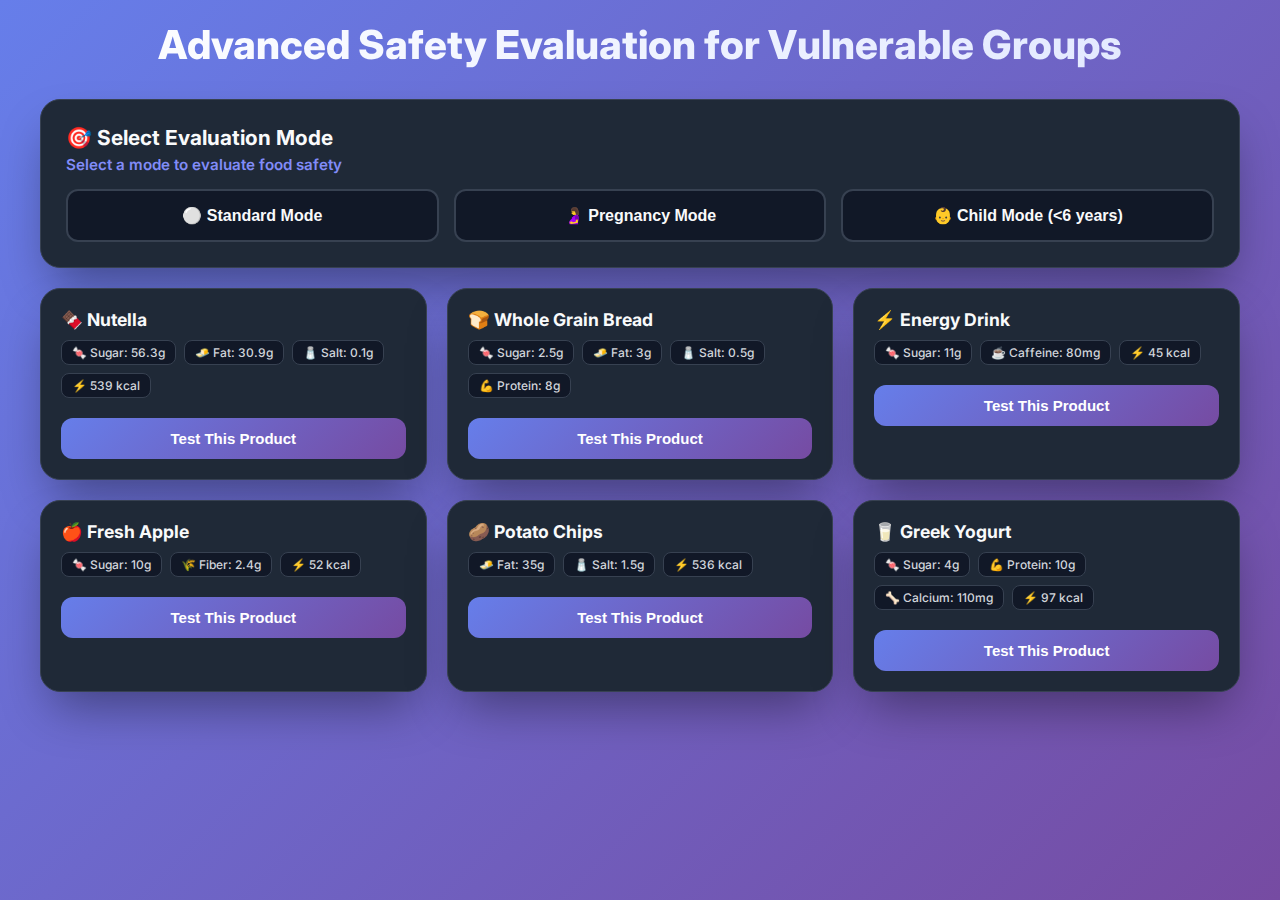
<file: Child.html>
<!DOCTYPE html>
<html lang="en">
<head>
    <meta charset="UTF-8">
    <meta name="viewport" content="width=device-width, initial-scale=1.0">
    <title>Population Nutrition System - FoodScan Pro</title>
    <link href="https://fonts.googleapis.com/css2?family=Inter:wght@300;400;500;600;700;800;900&display=swap" rel="stylesheet">
    <style>
        :root {
            /* Primary Colors */
            --primary: #6366f1;
            --primary-dark: #4f46e5;
            --primary-light: #818cf8;
            --secondary: #ec4899;
            --accent: #8b5cf6;
            
            /* Status Colors */
            --success: #10b981;
            --success-light: #34d399;
            --warning: #f59e0b;
            --warning-light: #fbbf24;
            --danger: #ef4444;
            --danger-light: #f87171;
            --info: #3b82f6;
            
            /* Gradients */
            --gradient-primary: linear-gradient(135deg, #667eea 0%, #764ba2 100%);
            --gradient-success: linear-gradient(135deg, #10b981 0%, #059669 100%);
            --gradient-warning: linear-gradient(135deg, #f59e0b 0%, #d97706 100%);
            --gradient-danger: linear-gradient(135deg, #ef4444 0%, #dc2626 100%);
            --gradient-purple: linear-gradient(135deg, #8b5cf6 0%, #7c3aed 100%);
            
            /* Dark Theme */
            --bg-primary: #1f2937;
            --bg-secondary: #111827;
            --bg-tertiary: #0f172a;
            --text-primary: #f9fafb;
            --text-secondary: #d1d5db;
            --text-tertiary: #9ca3af;
            --border-color: #374151;
            --shadow-color: rgba(0, 0, 0, 0.5);
            
            /* Shadows */
            --shadow-sm: 0 1px 2px 0 rgba(0, 0, 0, 0.05);
            --shadow: 0 4px 6px -1px var(--shadow-color);
            --shadow-md: 0 10px 15px -3px var(--shadow-color);
            --shadow-lg: 0 20px 25px -5px var(--shadow-color);
            --shadow-xl: 0 25px 50px -12px rgba(0, 0, 0, 0.4);
            
            /* Border Radius */
            --radius-sm: 8px;
            --radius: 12px;
            --radius-md: 16px;
            --radius-lg: 20px;
            --radius-xl: 24px;
            --radius-full: 9999px;
            
            /* Transitions */
            --transition-fast: 150ms cubic-bezier(0.4, 0, 0.2, 1);
            --transition-base: 300ms cubic-bezier(0.4, 0, 0.2, 1);
            --transition-slow: 500ms cubic-bezier(0.4, 0, 0.2, 1);
        }

        * {
            margin: 0;
            padding: 0;
            box-sizing: border-box;
        }

        body {
            font-family: 'Inter', -apple-system, BlinkMacSystemFont, 'Segoe UI', sans-serif;
            background: var(--gradient-primary);
            min-height: 100vh;
            padding: 20px;
            color: var(--text-primary);
        }

        .container {
            max-width: 1200px;
            margin: 0 auto;
        }

        .header {
            text-align: center;
            color: white;
            margin-bottom: 30px;
        }

        .header h1 {
            font-size: 2.5em;
            margin-bottom: 10px;
            font-weight: 800;
            background: linear-gradient(135deg, #fff 0%, #e0e7ff 100%);
            -webkit-background-clip: text;
            -webkit-text-fill-color: transparent;
            background-clip: text;
        }

        .header p {
            font-size: 1.1em;
            opacity: 0.95;
            font-weight: 500;
        }

        .mode-selector {
            background: var(--bg-primary);
            border-radius: var(--radius-lg);
            padding: 25px;
            margin-bottom: 20px;
            box-shadow: var(--shadow-xl);
            border: 1px solid var(--border-color);
        }

        .mode-selector h2 {
            color: var(--text-primary);
            margin-bottom: 5px;
            font-size: 1.3em;
            font-weight: 700;
        }

        .mode-selector p {
            color: var(--text-secondary);
            margin-bottom: 15px;
            font-size: 0.95em;
        }

        #modeText {
            color: var(--primary-light);
            font-weight: 600;
        }

        .mode-buttons {
            display: flex;
            gap: 15px;
            margin-top: 15px;
            flex-wrap: wrap;
        }

        .mode-btn {
            flex: 1;
            min-width: 200px;
            padding: 15px 20px;
            border: 2px solid var(--border-color);
            background: var(--bg-secondary);
            border-radius: var(--radius);
            cursor: pointer;
            font-size: 16px;
            font-weight: 600;
            color: var(--text-primary);
            transition: all var(--transition-base);
            position: relative;
            overflow: hidden;
        }

        .mode-btn::before {
            content: '';
            position: absolute;
            top: 0;
            left: -100%;
            width: 100%;
            height: 100%;
            background: linear-gradient(90deg, transparent, rgba(255,255,255,0.1), transparent);
            transition: left var(--transition-slow);
        }

        .mode-btn:hover {
            transform: translateY(-2px);
            box-shadow: var(--shadow-lg);
            border-color: var(--primary);
        }

        .mode-btn:hover::before {
            left: 100%;
        }

        .mode-btn.active {
            background: var(--gradient-primary);
            color: white;
            border-color: var(--primary);
            box-shadow: var(--shadow-lg);
        }

        .test-products {
            display: grid;
            grid-template-columns: repeat(auto-fit, minmax(300px, 1fr));
            gap: 20px;
            margin-bottom: 20px;
        }

        .product-card {
            background: var(--bg-primary);
            border-radius: var(--radius-lg);
            padding: 20px;
            box-shadow: var(--shadow-xl);
            border: 1px solid var(--border-color);
            cursor: pointer;
            transition: all var(--transition-base);
            position: relative;
            overflow: hidden;
        }

        .product-card::before {
            content: '';
            position: absolute;
            top: 0;
            left: 0;
            right: 0;
            height: 4px;
            background: var(--gradient-primary);
            transform: scaleX(0);
            transition: transform var(--transition-base);
        }

        .product-card:hover {
            transform: translateY(-5px);
            box-shadow: var(--shadow-xl);
            border-color: var(--primary);
        }

        .product-card:hover::before {
            transform: scaleX(1);
        }

        .product-card h3 {
            color: var(--text-primary);
            margin-bottom: 10px;
            display: flex;
            align-items: center;
            gap: 10px;
            font-weight: 700;
            font-size: 1.1em;
        }

        .nutrition-info {
            font-size: 12px;
            color: var(--text-secondary);
            margin: 10px 0;
            display: flex;
            flex-wrap: wrap;
            gap: 8px;
        }

        .nutrition-info span {
            padding: 4px 10px;
            background: var(--bg-secondary);
            border-radius: var(--radius-sm);
            border: 1px solid var(--border-color);
            font-weight: 500;
        }

        .test-btn {
            width: 100%;
            padding: 12px;
            background: var(--gradient-primary);
            color: white;
            border: none;
            border-radius: var(--radius);
            font-weight: 600;
            cursor: pointer;
            margin-top: 10px;
            transition: all var(--transition-base);
            font-size: 15px;
        }

        .test-btn:hover {
            transform: translateY(-1px);
            box-shadow: var(--shadow-lg);
        }

        .test-btn:active {
            transform: translateY(0);
        }

        .result-container {
            background: var(--bg-primary);
            border-radius: var(--radius-lg);
            padding: 30px;
            box-shadow: var(--shadow-xl);
            border: 1px solid var(--border-color);
            display: none;
        }

        .result-container.active {
            display: block;
            animation: slideIn 0.4s cubic-bezier(0.34, 1.56, 0.64, 1);
        }

        @keyframes slideIn {
            from {
                opacity: 0;
                transform: translateY(30px) scale(0.95);
            }
            to {
                opacity: 1;
                transform: translateY(0) scale(1);
            }
        }

        .result-header {
            display: flex;
            align-items: center;
            gap: 20px;
            margin-bottom: 25px;
            padding-bottom: 20px;
            border-bottom: 2px solid var(--border-color);
        }

        .result-emoji {
            font-size: 4em;
            animation: bounce 0.6s cubic-bezier(0.34, 1.56, 0.64, 1);
        }

        @keyframes bounce {
            0%, 100% { transform: scale(1); }
            50% { transform: scale(1.2); }
        }

        .result-info {
            flex: 1;
        }

        .result-info h2 {
            color: var(--text-primary);
            margin-bottom: 8px;
            font-size: 2em;
            font-weight: 800;
        }

        .result-info p {
            color: var(--text-secondary);
            font-size: 0.95em;
        }

        .badge {
            display: inline-block;
            padding: 6px 14px;
            border-radius: var(--radius-full);
            font-size: 13px;
            font-weight: 600;
            margin-top: 8px;
        }

        .result-explanation {
            background: var(--bg-secondary);
            padding: 18px;
            border-radius: var(--radius);
            margin-bottom: 25px;
            line-height: 1.7;
            color: var(--text-secondary);
            border: 1px solid var(--border-color);
            font-size: 0.95em;
        }

        .warnings-list, .positives-list {
            list-style: none;
            margin-bottom: 25px;
        }

        .warnings-list li, .positives-list li {
            padding: 12px 15px;
            margin-bottom: 10px;
            border-radius: var(--radius);
            display: flex;
            align-items: start;
            gap: 12px;
            font-size: 0.93em;
            line-height: 1.6;
        }

        .warnings-list li {
            background: rgba(239, 68, 68, 0.15);
            color: #fca5a5;
            border-left: 4px solid var(--danger);
            border: 1px solid rgba(239, 68, 68, 0.3);
        }

        .positives-list li {
            background: rgba(16, 185, 129, 0.15);
            color: #6ee7b7;
            border-left: 4px solid var(--success);
            border: 1px solid rgba(16, 185, 129, 0.3);
        }

        .disclaimer {
            background: rgba(245, 158, 11, 0.15);
            border-left: 4px solid var(--warning);
            border: 1px solid rgba(245, 158, 11, 0.3);
            padding: 15px;
            border-radius: var(--radius);
            font-size: 13px;
            color: #fcd34d;
            font-style: italic;
            line-height: 1.6;
        }

        .severity-meter {
            margin: 25px 0;
        }

        .severity-meter p {
            margin-bottom: 10px;
            font-weight: 600;
            color: var(--text-primary);
            font-size: 0.95em;
        }

        .severity-bar {
            height: 35px;
            background: linear-gradient(to right, 
                var(--success) 0%, 
                var(--warning) 50%, 
                var(--danger) 100%);
            border-radius: var(--radius-lg);
            position: relative;
            overflow: hidden;
            box-shadow: inset 0 2px 8px rgba(0,0,0,0.3);
        }

        .severity-indicator {
            position: absolute;
            top: 50%;
            transform: translateY(-50%);
            width: 5px;
            height: 45px;
            background: white;
            box-shadow: 0 0 15px rgba(0,0,0,0.8), 0 0 30px rgba(255,255,255,0.6);
            border-radius: 3px;
            transition: left var(--transition-slow);
        }

        .severity-labels {
            display: flex;
            justify-content: space-between;
            margin-top: 8px;
            font-size: 12px;
            color: var(--text-tertiary);
            font-weight: 500;
        }

        .code-example {
            background: var(--bg-secondary);
            border: 1px solid var(--border-color);
            padding: 18px;
            border-radius: var(--radius);
            font-family: 'Courier New', monospace;
            font-size: 13px;
            margin-top: 25px;
            color: var(--text-secondary);
            line-height: 1.6;
        }

        .code-example div:first-child {
            color: var(--success);
            margin-bottom: 8px;
            font-weight: 600;
        }

        .code-example span {
            color: var(--primary-light);
        }

        .section-title {
            color: var(--text-primary);
            margin-bottom: 12px;
            font-weight: 700;
            font-size: 1.1em;
            display: flex;
            align-items: center;
            gap: 8px;
        }

        #warningsSection, #positivesSection {
            margin-bottom: 25px;
        }

        /* Scrollbar styling */
        ::-webkit-scrollbar {
            width: 10px;
        }

        ::-webkit-scrollbar-track {
            background: var(--bg-secondary);
        }

        ::-webkit-scrollbar-thumb {
            background: var(--border-color);
            border-radius: var(--radius-full);
        }

        ::-webkit-scrollbar-thumb:hover {
            background: var(--primary);
        }

        /* Responsive */
        @media (max-width: 768px) {
            .header h1 {
                font-size: 1.8em;
            }

            .mode-buttons {
                flex-direction: column;
            }

            .mode-btn {
                min-width: 100%;
            }

            .test-products {
                grid-template-columns: 1fr;
            }

            .result-header {
                flex-direction: column;
                text-align: center;
            }

            .result-emoji {
                font-size: 3em;
            }

            .result-info h2 {
                font-size: 1.5em;
            }
        }

        /* Loading animation */
        @keyframes pulse {
            0%, 100% { opacity: 1; }
            50% { opacity: 0.5; }
        }

        .loading {
            animation: pulse 2s cubic-bezier(0.4, 0, 0.6, 1) infinite;
        }
    </style>
</head>
<body>
    <div class="container">
        <!-- Header -->
        <div class="header">
            <h1>Advanced Safety Evaluation for Vulnerable Groups</h1>
        </div>

        <!-- Mode Selector -->
        <div class="mode-selector">
            <h2>🎯 Select Evaluation Mode</h2>
            <p id="modeText">Select a mode to evaluate food safety</p>
            
            <div class="mode-buttons">
                <button class="mode-btn" id="standardModeBtn" onclick="setMode(null)">
                    ⚪ Standard Mode
                </button>
                <button class="mode-btn" id="pregnantModeBtn" onclick="setMode('pregnant')">
                    🤰 Pregnancy Mode
                </button>
                <button class="mode-btn" id="childModeBtn" onclick="setMode('child')">
                    👶 Child Mode (<6 years)
                </button>
            </div>
        </div>

        <!-- Test Products -->
        <div class="test-products">
            <div class="product-card" onclick="testProduct('nutella')">
                <h3>🍫 Nutella</h3>
                <div class="nutrition-info">
                    <span>🍬 Sugar: 56.3g</span>
                    <span>🧈 Fat: 30.9g</span>
                    <span>🧂 Salt: 0.1g</span>
                    <span>⚡ 539 kcal</span>
                </div>
                <button class="test-btn">Test This Product</button>
            </div>

            <div class="product-card" onclick="testProduct('bread')">
                <h3>🍞 Whole Grain Bread</h3>
                <div class="nutrition-info">
                    <span>🍬 Sugar: 2.5g</span>
                    <span>🧈 Fat: 3g</span>
                    <span>🧂 Salt: 0.5g</span>
                    <span>💪 Protein: 8g</span>
                </div>
                <button class="test-btn">Test This Product</button>
            </div>

            <div class="product-card" onclick="testProduct('energy')">
                <h3>⚡ Energy Drink</h3>
                <div class="nutrition-info">
                    <span>🍬 Sugar: 11g</span>
                    <span>☕ Caffeine: 80mg</span>
                    <span>⚡ 45 kcal</span>
                </div>
                <button class="test-btn">Test This Product</button>
            </div>

            <div class="product-card" onclick="testProduct('apple')">
                <h3>🍎 Fresh Apple</h3>
                <div class="nutrition-info">
                    <span>🍬 Sugar: 10g</span>
                    <span>🌾 Fiber: 2.4g</span>
                    <span>⚡ 52 kcal</span>
                </div>
                <button class="test-btn">Test This Product</button>
            </div>

            <div class="product-card" onclick="testProduct('chips')">
                <h3>🥔 Potato Chips</h3>
                <div class="nutrition-info">
                    <span>🧈 Fat: 35g</span>
                    <span>🧂 Salt: 1.5g</span>
                    <span>⚡ 536 kcal</span>
                </div>
                <button class="test-btn">Test This Product</button>
            </div>

            <div class="product-card" onclick="testProduct('yogurt')">
                <h3>🥛 Greek Yogurt</h3>
                <div class="nutrition-info">
                    <span>🍬 Sugar: 4g</span>
                    <span>💪 Protein: 10g</span>
                    <span>🦴 Calcium: 110mg</span>
                    <span>⚡ 97 kcal</span>
                </div>
                <button class="test-btn">Test This Product</button>
            </div>
        </div>

        <!-- Results Container -->
        <div class="result-container" id="resultContainer">
            <div class="result-header">
                <div class="result-emoji" id="resultEmoji">✅</div>
                <div class="result-info">
                    <h2 id="resultSuitability">Good Choice</h2>
                    <p id="resultProduct" style="color: var(--text-secondary);"></p>
                    <span id="resultBadge" class="badge"></span>
                </div>
            </div>

            <div class="severity-meter">
                <p>📊 Severity Score:</p>
                <div class="severity-bar">
                    <div class="severity-indicator" id="severityIndicator"></div>
                </div>
                <div class="severity-labels">
                    <span>0 (Safe)</span>
                    <span>50 (Moderate)</span>
                    <span>100+ (Avoid)</span>
                </div>
            </div>

            <div class="result-explanation" id="resultExplanation"></div>

            <div id="warningsSection" style="display: none;">
                <h3 class="section-title">⚠️ Warnings</h3>
                <ul class="warnings-list" id="warningsList"></ul>
            </div>

            <div id="positivesSection" style="display: none;">
                <h3 class="section-title">✅ Positive Aspects</h3>
                <ul class="positives-list" id="positivesList"></ul>
            </div>

            <div class="disclaimer" id="disclaimer"></div>

            <div class="code-example">
                <div>// How to access this result:</div>
                <div>const result = window.populationFoodReport;</div>
                <div>console.log(result.suitability); // "<span id="codeOutput"></span>"</div>
            </div>
        </div>
    </div>

    <!-- Load Population Nutrition System -->
    <script src="Rule.js"></script>
    <script src="Evaluator.js"></script>
    <script src="Integration.js"></script>

    <script>
        // Test products database
        const testProducts = {
            nutella: {
                name: 'Nutella Hazelnut Spread',
                nutrition: {
                    sugar: 56.3,
                    fat: 30.9,
                    saturatedFat: 10.6,
                    salt: 0.107,
                    protein: 6.3,
                    fiber: 0,
                    calories: 539
                },
                ingredients: 'sugar, palm oil, hazelnuts, cocoa, skim milk, lecithin, vanillin',
                allergens: ['nuts', 'dairy']
            },
            bread: {
                name: 'Whole Grain Bread',
                nutrition: {
                    sugar: 2.5,
                    fat: 3,
                    saturatedFat: 0.5,
                    salt: 0.5,
                    protein: 8,
                    fiber: 6,
                    calories: 247
                },
                ingredients: 'whole grain wheat flour, water, yeast, salt, vegetable oil',
                allergens: ['gluten']
            },
            energy: {
                name: 'Energy Drink',
                nutrition: {
                    sugar: 11,
                    fat: 0,
                    salt: 0.2,
                    protein: 0,
                    fiber: 0,
                    calories: 45,
                    caffeine: 80
                },
                ingredients: 'carbonated water, sugar, caffeine, taurine, vitamins, artificial flavoring',
                allergens: []
            },
            apple: {
                name: 'Fresh Apple',
                nutrition: {
                    sugar: 10,
                    fat: 0.2,
                    saturatedFat: 0,
                    salt: 0,
                    protein: 0.3,
                    fiber: 2.4,
                    calories: 52
                },
                ingredients: 'apple',
                allergens: []
            },
            chips: {
                name: 'Potato Chips (Salted)',
                nutrition: {
                    sugar: 0.5,
                    fat: 35,
                    saturatedFat: 3.1,
                    salt: 1.5,
                    protein: 6.6,
                    fiber: 4.7,
                    calories: 536
                },
                ingredients: 'potatoes, vegetable oil, salt',
                allergens: []
            },
            yogurt: {
                name: 'Greek Yogurt (Plain)',
                nutrition: {
                    sugar: 4,
                    fat: 5,
                    saturatedFat: 3.2,
                    salt: 0.1,
                    protein: 10,
                    fiber: 0,
                    calories: 97,
                    calcium: 0.11
                },
                ingredients: 'pasteurized milk, live cultures',
                allergens: ['dairy']
            }
        };

        let currentMode = null;

        function setMode(mode) {
            currentMode = mode;
            
            // Update button states
            document.querySelectorAll('.mode-btn').forEach(btn => btn.classList.remove('active'));
            
            if (mode === 'pregnant') {
                document.getElementById('pregnantModeBtn').classList.add('active');
                document.getElementById('modeText').textContent = '🤰 Pregnancy Mode - Strict safety evaluation for expecting mothers';
            } else if (mode === 'child') {
                document.getElementById('childModeBtn').classList.add('active');
                document.getElementById('modeText').textContent = '👶 Child Mode - Ultra-strict safety for children under 6 years';
            } else {
                document.getElementById('standardModeBtn').classList.add('active');
                document.getElementById('modeText').textContent = '⚪ Standard Mode - No population-specific analysis';
                document.getElementById('resultContainer').classList.remove('active');
            }

            // Set mode in the system
            if (window.populationNutrition) {
                window.populationNutrition.setMode(mode);
            }
        }

        function testProduct(productKey) {
            if (!currentMode) {
                alert('⚠️ Please select a population mode first!\n\nChoose either:\n• 🤰 Pregnancy Mode\n• 👶 Child Mode');
                return;
            }

            const product = testProducts[productKey];
            
            // Evaluate using the population nutrition system
            const result = evaluateFoodForPopulation(product.nutrition, currentMode, product);
            
            // Display results
            displayResults(result, product.name);
        }

        function displayResults(result, productName) {
            const container = document.getElementById('resultContainer');
            container.classList.add('active');

            // Scroll to results
            setTimeout(() => {
                container.scrollIntoView({ behavior: 'smooth', block: 'nearest' });
            }, 100);

            // Update emoji and suitability
            document.getElementById('resultEmoji').textContent = result.emoji;
            document.getElementById('resultSuitability').textContent = result.suitability;
            document.getElementById('resultSuitability').style.color = result.color;
            document.getElementById('resultProduct').textContent = productName;

            // Update badge
            const badge = document.getElementById('resultBadge');
            badge.textContent = result.targetGroup === 'pregnant' ? '🤰 Pregnancy Mode' : '👶 Child Mode';
            badge.style.background = result.color;
            badge.style.color = 'white';

            // Update severity indicator
            const indicator = document.getElementById('severityIndicator');
            const position = Math.min(100, result.severityScore || 0);
            indicator.style.left = `${position}%`;

            // Update explanation
            document.getElementById('resultExplanation').textContent = result.explanation;

            // Update warnings
            const warningsSection = document.getElementById('warningsSection');
            const warningsList = document.getElementById('warningsList');
            if (result.warnings && result.warnings.length > 0) {
                warningsSection.style.display = 'block';
                warningsList.innerHTML = result.warnings.map(w => `<li><span>⚠️</span><span>${w}</span></li>`).join('');
            } else {
                warningsSection.style.display = 'none';
            }

            // Update positives
            const positivesSection = document.getElementById('positivesSection');
            const positivesList = document.getElementById('positivesList');
            if (result.positives && result.positives.length > 0) {
                positivesSection.style.display = 'block';
                positivesList.innerHTML = result.positives.map(p => `<li><span>✅</span><span>${p}</span></li>`).join('');
            } else {
                positivesSection.style.display = 'none';
            }

            // Update disclaimer
            document.getElementById('disclaimer').textContent = result.metadata?.disclaimer || 'This information is for awareness only, not medical advice.';

            // Update code output
            document.getElementById('codeOutput').textContent = result.suitability;
        }

        // Show welcome message
        setTimeout(() => {
            const welcomeMsg = `👋 Welcome to Population Nutrition System!

📋 How to use:
1️⃣ Select a mode (Pregnancy or Child)
2️⃣ Click "Test This Product" on any product
3️⃣ See the detailed safety evaluation

💡 Try this:
Test Nutella in Pregnancy mode to see a "🚫 Avoid" result!
Test Greek Yogurt in Child mode to see a "✅ Good Choice"!`;
            
        }, 500);
    </script>
</body>
</html>
</file>
